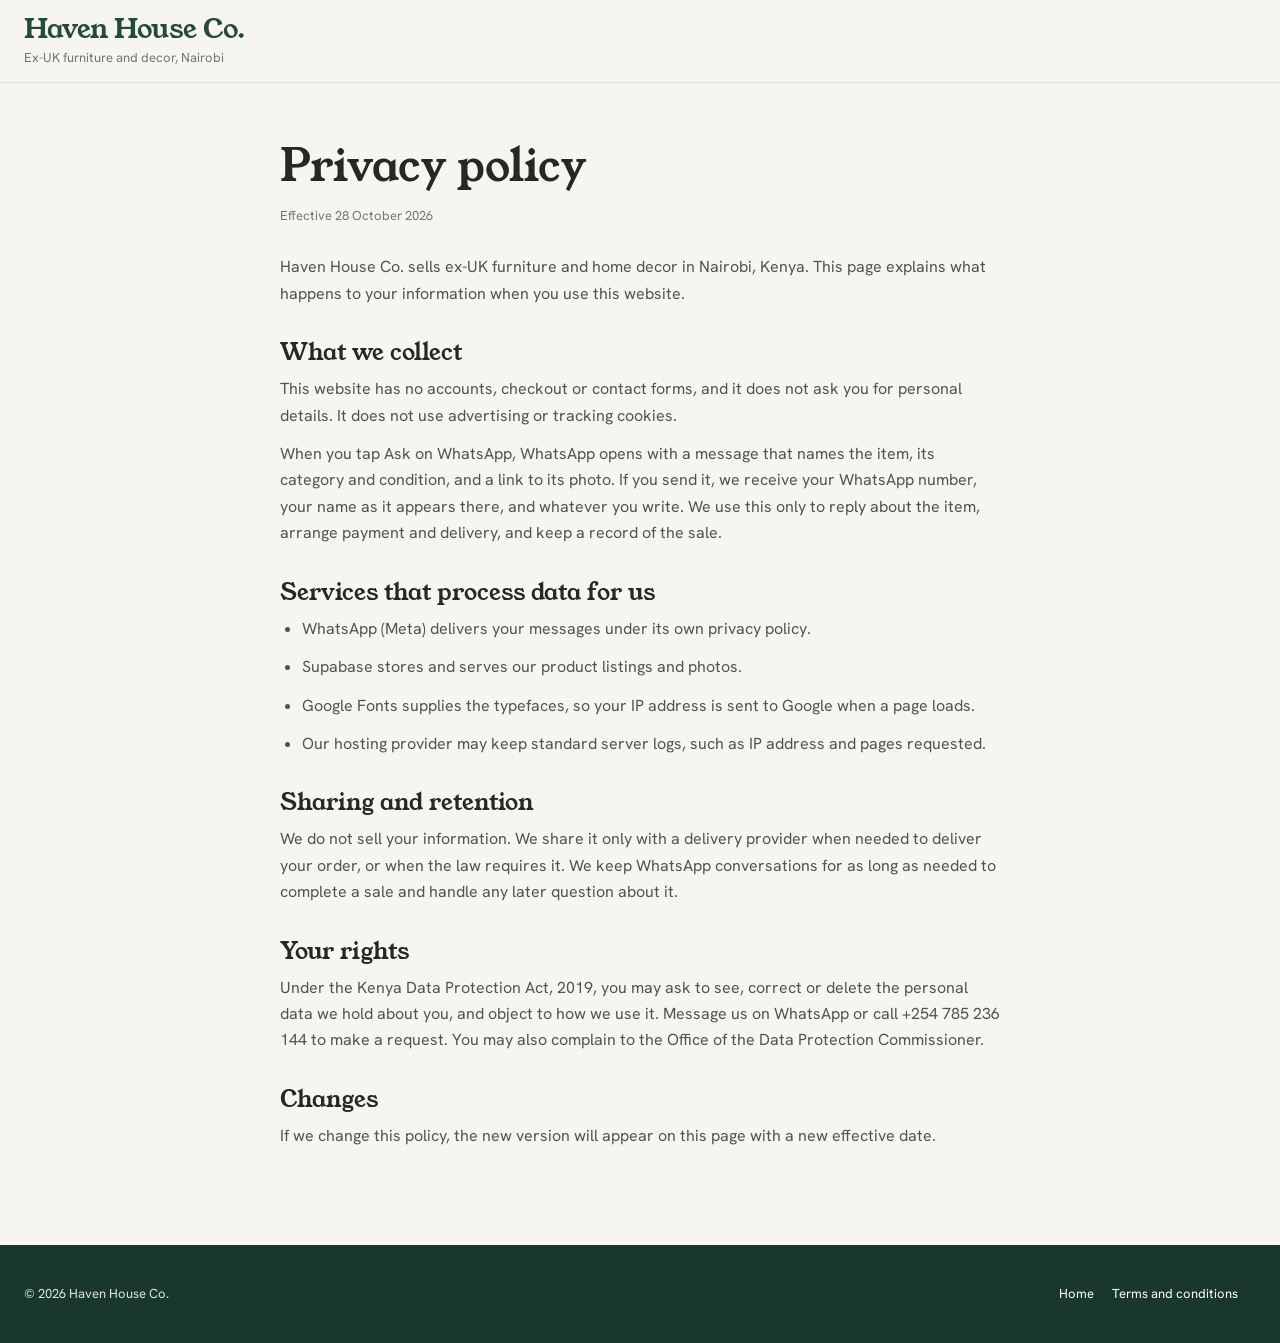
<file: privacy.html>
<!DOCTYPE html>
<html lang="en">
<head>
<meta charset="UTF-8">
<meta name="viewport" content="width=device-width, initial-scale=1">
<title>Privacy policy | Haven House Co.</title>
<link rel="icon" href="favicon.svg" type="image/svg+xml">
<link href="https://fonts.googleapis.com/css2?family=Hanken+Grotesk:wght@400;600;700&family=Young+Serif&display=swap" rel="stylesheet">
<link rel="stylesheet" href="styles.css">
</head>
<body>
<header class="site"><div class="wrap"><a class="brand" href="./">Haven House Co.<small>Ex-UK furniture and decor, Nairobi</small></a></div></header>
<main class="doc">
<h1>Privacy policy</h1>
<p class="date">Effective 28 October 2026</p>
<p>Haven House Co. sells ex-UK furniture and home decor in Nairobi, Kenya. This page explains what happens to your information when you use this website.</p>
<h2>What we collect</h2>
<p>This website has no accounts, checkout or contact forms, and it does not ask you for personal details. It does not use advertising or tracking cookies.</p>
<p>When you tap Ask on WhatsApp, WhatsApp opens with a message that names the item, its category and condition, and a link to its photo. If you send it, we receive your WhatsApp number, your name as it appears there, and whatever you write. We use this only to reply about the item, arrange payment and delivery, and keep a record of the sale.</p>
<h2>Services that process data for us</h2>
<ul>
<li>WhatsApp (Meta) delivers your messages under its own privacy policy.</li>
<li>Supabase stores and serves our product listings and photos.</li>
<li>Google Fonts supplies the typefaces, so your IP address is sent to Google when a page loads.</li>
<li>Our hosting provider may keep standard server logs, such as IP address and pages requested.</li>
</ul>
<h2>Sharing and retention</h2>
<p>We do not sell your information. We share it only with a delivery provider when needed to deliver your order, or when the law requires it. We keep WhatsApp conversations for as long as needed to complete a sale and handle any later question about it.</p>
<h2>Your rights</h2>
<p>Under the Kenya Data Protection Act, 2019, you may ask to see, correct or delete the personal data we hold about you, and object to how we use it. Message us on WhatsApp or call +254 785 236 144 to make a request. You may also complain to the Office of the Data Protection Commissioner.</p>
<h2>Changes</h2>
<p>If we change this policy, the new version will appear on this page with a new effective date.</p>
</main>
<footer class="site"><div class="wrap"><div>&copy; 2026 Haven House Co.</div><div><a href="./">Home</a><a href="terms.html">Terms and conditions</a></div></div></footer>
</body>
</html>
</file>
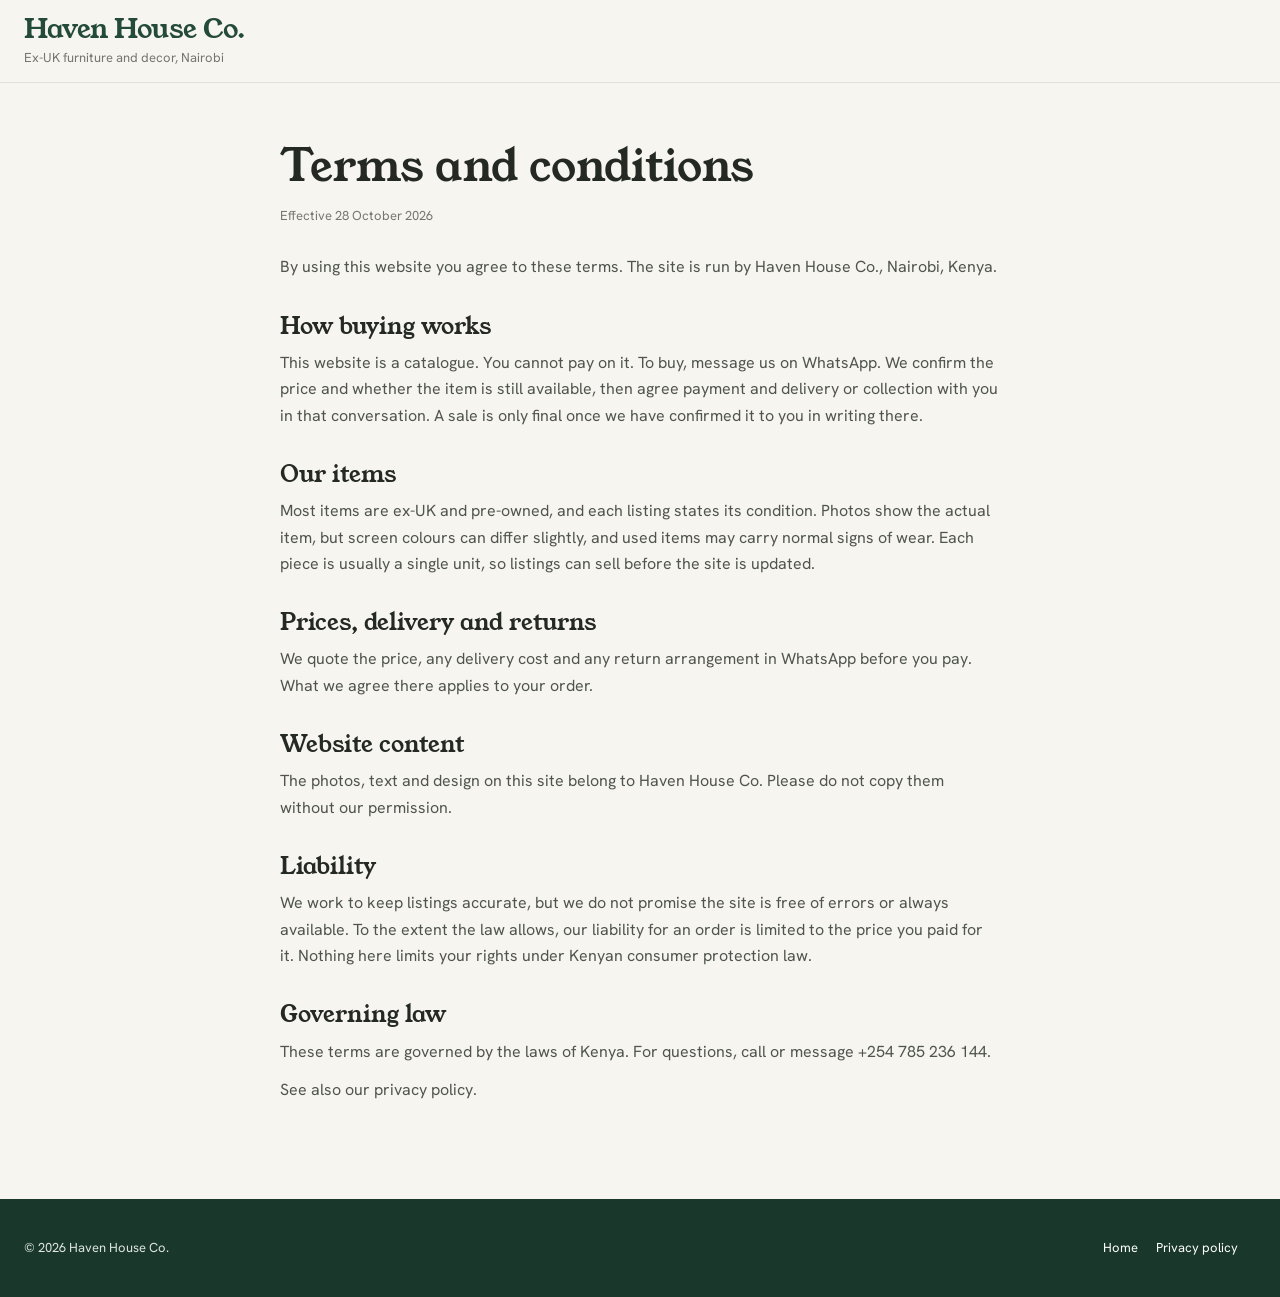
<file: terms.html>
<!DOCTYPE html>
<html lang="en">
<head>
<meta charset="UTF-8">
<meta name="viewport" content="width=device-width, initial-scale=1">
<title>Terms and conditions | Haven House Co.</title>
<link rel="icon" href="favicon.svg" type="image/svg+xml">
<link href="https://fonts.googleapis.com/css2?family=Hanken+Grotesk:wght@400;600;700&family=Young+Serif&display=swap" rel="stylesheet">
<link rel="stylesheet" href="styles.css">
</head>
<body>
<header class="site"><div class="wrap"><a class="brand" href="./">Haven House Co.<small>Ex-UK furniture and decor, Nairobi</small></a></div></header>
<main class="doc">
<h1>Terms and conditions</h1>
<p class="date">Effective 28 October 2026</p>
<p>By using this website you agree to these terms. The site is run by Haven House Co., Nairobi, Kenya.</p>
<h2>How buying works</h2>
<p>This website is a catalogue. You cannot pay on it. To buy, message us on WhatsApp. We confirm the price and whether the item is still available, then agree payment and delivery or collection with you in that conversation. A sale is only final once we have confirmed it to you in writing there.</p>
<h2>Our items</h2>
<p>Most items are ex-UK and pre-owned, and each listing states its condition. Photos show the actual item, but screen colours can differ slightly, and used items may carry normal signs of wear. Each piece is usually a single unit, so listings can sell before the site is updated.</p>
<h2>Prices, delivery and returns</h2>
<p>We quote the price, any delivery cost and any return arrangement in WhatsApp before you pay. What we agree there applies to your order.</p>
<h2>Website content</h2>
<p>The photos, text and design on this site belong to Haven House Co. Please do not copy them without our permission.</p>
<h2>Liability</h2>
<p>We work to keep listings accurate, but we do not promise the site is free of errors or always available. To the extent the law allows, our liability for an order is limited to the price you paid for it. Nothing here limits your rights under Kenyan consumer protection law.</p>
<h2>Governing law</h2>
<p>These terms are governed by the laws of Kenya. For questions, call or message +254 785 236 144.</p>
<p>See also our <a href="privacy.html">privacy policy</a>.</p>
</main>
<footer class="site"><div class="wrap"><div>&copy; 2026 Haven House Co.</div><div><a href="./">Home</a><a href="privacy.html">Privacy policy</a></div></div></footer>
</body>
</html>
</file>
<file: styles.css>
:root {
  --paper: #f7f5ef;
  --surface: #fffefa;
  --ink: #252923;
  --muted: #73776f;
  --green: #244b39;
  --green-dark: #19382b;
  --brass: #9a7746;
  --line: #e2dfd5;
  --radius: 3px;
  --content: 1240px;
}

* {
  box-sizing: border-box;
  margin: 0;
  padding: 0;
}

html {
  scroll-behavior: smooth;
  scroll-padding-top: 90px;
}

body {
  background: var(--paper);
  color: var(--ink);
  font-family: "Hanken Grotesk", Arial, sans-serif;
  font-size: 16px;
  line-height: 1.65;
  -webkit-font-smoothing: antialiased;
  overflow-wrap: break-word;
}

img {
  max-width: 100%;
}

a {
  color: inherit;
  text-decoration: none;
}

button,
input {
  font: inherit;
}

button {
  color: inherit;
}

:focus-visible {
  outline: 2px solid var(--brass);
  outline-offset: 4px;
}

h1,
h2,
h3,
.brand,
.feature b {
  font-family: "Young Serif", Georgia, serif;
  font-weight: 400;
  line-height: 1.18;
}

.wrap {
  width: min(100% - 48px, var(--content));
  margin-inline: auto;
}

/* Header */

header.site {
  position: sticky;
  top: 0;
  z-index: 20;
  background: rgba(247, 245, 239, 0.97);
  border-bottom: 1px solid var(--line);
}

header.site .wrap {
  min-height: 82px;
  display: flex;
  align-items: center;
  justify-content: space-between;
  gap: 24px;
}

.brand {
  display: inline-block;
  color: var(--green);
  font-size: 27px;
  letter-spacing: -0.5px;
}

.brand small {
  display: block;
  margin-top: 2px;
  color: var(--muted);
  font-family: "Hanken Grotesk", Arial, sans-serif;
  font-size: 13px;
  line-height: 1.5;
  letter-spacing: 0;
}

/* Buttons */

.btn {
  min-height: 46px;
  display: inline-flex;
  align-items: center;
  justify-content: center;
  padding: 11px 21px;
  border: 1px solid var(--green);
  border-radius: var(--radius);
  background: var(--green);
  color: white;
  font-size: 14px;
  font-weight: 600;
  text-align: center;
  cursor: pointer;
  transition:
    background 180ms ease,
    color 180ms ease,
    border-color 180ms ease;
}

.btn:hover {
  background: var(--green-dark);
  border-color: var(--green-dark);
}

.btn:disabled {
  opacity: 0.55;
  cursor: wait;
}

.btn.plain {
  background: transparent;
  color: var(--green);
}

.btn.plain:hover {
  background: #eaece5;
}

/* Landing hero */

.hero {
  display: grid;
  grid-template-columns: minmax(0, 1fr) minmax(0, 0.95fr);
  align-items: center;
  gap: clamp(32px, 5vw, 76px);
  padding-block: 64px 76px;
}

.hero h1 {
  max-width: 620px;
  margin-bottom: 22px;
  font-size: clamp(40px, 5.2vw, 68px);
  letter-spacing: -1.6px;
  text-wrap: balance;
}

.hero p {
  max-width: 440px;
  margin-bottom: 28px;
  color: var(--muted);
  font-size: 17px;
  line-height: 1.85;
  text-wrap: pretty;
}

.hero .btn {
  min-width: 180px;
}

/* Featured furniture photography */

.mosaic {
  display: grid;
  grid-template-columns: 1.7fr 1fr;
  grid-template-rows: repeat(2, minmax(0, 1fr));
  gap: 10px;
  aspect-ratio: 1.12;
  min-width: 0;
}

.mosaic.solo {
  grid-template-columns: 1fr;
  grid-template-rows: 1fr;
  aspect-ratio: 0.86;
}

.mosaic .pic {
  display: block;
  min-width: 0;
  min-height: 0;
  height: 100%;
  overflow: hidden;
  padding: 0;
  border: 0;
  border-radius: var(--radius);
  background: #e8e4da;
  cursor: zoom-in;
}

.mosaic .big {
  grid-row: 1 / 3;
}

.mosaic img {
  display: block;
  width: 100%;
  height: 100%;
  object-fit: cover;
  transition: transform 350ms ease;
}

.mosaic .pic:hover img {
  transform: scale(1.025);
}

.feature {
  min-width: 0;
  margin: 0;
}

.feature .pic {
  display: block;
  width: 100%;
  overflow: hidden;
  padding: 0;
  border: 0;
  border-radius: var(--radius);
  background: #e8e4da;
  cursor: zoom-in;
}

.feature img {
  display: block;
  width: 100%;
  aspect-ratio: 4 / 5;
  object-fit: cover;
  transition: transform 350ms ease;
}

.feature .pic:hover img {
  transform: scale(1.025);
}

.feature figcaption {
  display: flex;
  align-items: center;
  justify-content: space-between;
  flex-wrap: wrap;
  gap: 8px 16px;
  padding-top: 13px;
  color: var(--muted);
  font-size: 13px;
}

.feature b {
  color: var(--ink);
  font-size: 19px;
}

.ask {
  color: var(--green);
  font-size: 13px;
  font-weight: 600;
}

/* Catalogue layout */

.shop {
  display: grid;
  grid-template-columns: 220px minmax(0, 1fr);
  align-items: start;
  gap: 42px;
  padding-bottom: 88px;
  scroll-margin-top: 100px;
}

.filters {
  position: sticky;
  top: 104px;
  min-width: 0;
  align-self: start;
}

.filters input {
  width: 100%;
  min-height: 46px;
  margin-bottom: 22px;
  padding: 11px 13px;
  border: 1px solid var(--line);
  border-radius: var(--radius);
  background: var(--surface);
  color: var(--ink);
  font-size: 14px;
}

.filters input::placeholder {
  color: #898b83;
}

.filters input:focus {
  border-color: var(--green);
  outline: none;
}

.cats {
  list-style: none;
}

.cats button {
  width: 100%;
  min-height: 44px;
  display: flex;
  align-items: center;
  justify-content: space-between;
  gap: 12px;
  padding: 10px 4px;
  border: 0;
  border-bottom: 1px solid var(--line);
  background: transparent;
  color: #565c54;
  font-size: 14px;
  text-align: left;
  cursor: pointer;
  transition: color 150ms ease;
}

.cats button:hover,
.cats button[aria-pressed="true"] {
  color: var(--green);
}

.cats button[aria-pressed="true"] {
  font-weight: 700;
}

.cats span {
  color: #92938b;
  font-size: 12px;
  font-weight: 400;
}

.cats button[aria-pressed="true"] span {
  color: var(--green);
}

/* Product catalogue */

.status {
  margin-bottom: 22px;
  color: var(--muted);
  font-size: 13px;
}

.grid {
  display: grid;
  grid-template-columns: repeat(3, minmax(0, 1fr));
  align-items: start;
  gap: 38px 22px;
}

.item {
  display: flex;
  min-width: 0;
  flex-direction: column;
  border: 0;
  background: transparent;
}

.item .pic {
  display: block;
  width: 100%;
  overflow: hidden;
  padding: 0;
  border: 0;
  border-radius: var(--radius);
  background: #e8e4da;
  cursor: zoom-in;
}

.item img {
  display: block;
  width: 100%;
  aspect-ratio: 4 / 5;
  object-fit: cover;
  transition: transform 350ms ease;
}

.item .pic:hover img {
  transform: scale(1.025);
}

.item div {
  flex: 1;
  padding: 13px 0 4px;
}

.item h3 {
  margin-bottom: 5px;
  font-size: 18px;
}

.item p {
  color: var(--muted);
  font-size: 13px;
  line-height: 1.7;
}

.item .ask {
  align-self: flex-start;
  display: inline-block;
  margin-top: 7px;
  padding-block: 5px;
  border-bottom: 1px solid #b8c3b9;
  transition: border-color 150ms ease;
}

.item .ask:hover {
  border-color: var(--green);
}

.msg {
  grid-column: 1 / -1;
  padding: 32px 20px;
  border: 1px solid var(--line);
  color: var(--muted);
  font-size: 14px;
  text-align: center;
}

/* Product detail dialog */

dialog {
  width: min(940px, calc(100% - 40px));
  max-width: none;
  max-height: 90dvh;
  margin: auto;
  overflow: auto;
  border: 1px solid var(--line);
  border-radius: var(--radius);
  background: var(--paper);
  color: var(--ink);
}

dialog::backdrop {
  background: rgba(24, 31, 26, 0.68);
}

.dlg {
  display: grid;
  grid-template-columns: 1.15fr 0.85fr;
  min-width: 0;
}

.dlg img {
  display: block;
  width: 100%;
  height: 100%;
  min-height: 400px;
  max-height: 78dvh;
  object-fit: cover;
  background: #e8e4da;
}

.dlg .info {
  display: flex;
  flex-direction: column;
  align-items: flex-start;
  gap: 15px;
  padding: clamp(22px, 4vw, 40px);
}

.dlg h2 {
  font-size: clamp(24px, 3vw, 34px);
}

.dlg .meta {
  color: var(--muted);
  font-size: 14px;
}

.dlg .acts,
.dlg .nav {
  display: flex;
  flex-wrap: wrap;
  gap: 10px;
}

.dlg .acts {
  margin-top: auto;
  padding-top: 24px;
}

/* Footer */

footer.site {
  padding-block: 38px;
  background: var(--green-dark);
  color: #e0e6df;
  font-size: 13px;
}

footer.site .wrap {
  display: flex;
  flex-wrap: wrap;
  align-items: center;
  justify-content: space-between;
  gap: 20px;
}

footer.site a {
  display: inline-block;
  margin-right: 18px;
  color: white;
}

footer.site a:hover {
  text-decoration: underline;
  text-underline-offset: 4px;
}

/* Policy and information pages */

.doc {
  width: min(100% - 48px, 720px);
  margin-inline: auto;
  padding-block: 58px 84px;
}

.doc h1 {
  margin-bottom: 12px;
  font-size: clamp(32px, 5vw, 44px);
}

.doc h2 {
  margin-block: 32px 10px;
  font-size: 23px;
}

.doc p,
.doc li {
  margin-bottom: 12px;
  color: #4f554e;
}

.doc ul {
  padding-left: 22px;
}

.doc .date {
  margin-bottom: 28px;
  color: var(--muted);
  font-size: 13px;
}

/* Tablet */

@media (max-width: 1000px) {
  .hero {
    gap: 32px;
    padding-block: 48px 60px;
  }

  .hero h1 {
    font-size: clamp(38px, 5vw, 54px);
  }

  .shop {
    grid-template-columns: 190px minmax(0, 1fr);
    gap: 28px;
  }

  .grid {
    grid-template-columns: repeat(2, minmax(0, 1fr));
    gap: 30px 18px;
  }
}

/* Mobile */

@media (max-width: 760px) {
  .wrap {
    width: calc(100% - 32px);
  }

  header.site .wrap {
    min-height: 72px;
    gap: 12px;
  }

  .brand {
    font-size: 21px;
    letter-spacing: -0.4px;
  }

  .brand small {
    font-size: 11px;
  }

  .btn {
    min-height: 44px;
    padding: 10px 14px;
  }

  header.site .btn {
    flex-shrink: 0;
    font-size: 12px;
  }

  .hero {
    grid-template-columns: minmax(0, 1fr);
    gap: 28px;
    padding-block: 36px 42px;
  }

  .hero h1 {
    max-width: 520px;
    margin-bottom: 16px;
    font-size: clamp(36px, 8.5vw, 48px);
    letter-spacing: -0.9px;
  }

  .hero p {
    margin-bottom: 22px;
    font-size: 15px;
    line-height: 1.8;
  }

  .hero > div:first-child .btn {
    width: 100%;
  }

  .mosaic {
    gap: 7px;
    aspect-ratio: 1.08;
  }

  .feature figcaption {
    gap: 6px 12px;
  }

  .feature b {
    font-size: 17px;
  }

  .shop {
    grid-template-columns: minmax(0, 1fr);
    gap: 22px;
    padding-bottom: 56px;
    scroll-margin-top: 84px;
  }

  .filters {
    position: static;
  }

  .filters input {
    margin-bottom: 12px;
  }

  .cats {
    display: flex;
    gap: 8px;
    overflow-x: auto;
    padding: 0 0 8px;
    scrollbar-width: thin;
    overscroll-behavior-x: contain;
  }

  .cats button {
    width: auto;
    min-height: 42px;
    flex: 0 0 auto;
    justify-content: center;
    padding: 8px 13px;
    border: 1px solid var(--line);
    border-radius: 2px;
    white-space: nowrap;
  }

  .cats button[aria-pressed="true"] {
    border-color: var(--green);
    background: var(--green);
    color: white;
  }

  .cats button[aria-pressed="true"] span {
    color: #e0e6df;
  }

  .status {
    margin-bottom: 16px;
  }

  .grid {
    grid-template-columns: repeat(2, minmax(0, 1fr));
    gap: 26px 13px;
  }

  .item h3 {
    font-size: 16px;
  }

  .item p {
    font-size: 12px;
  }

  .item .ask {
    font-size: 12px;
  }

  dialog {
    width: 100%;
    height: 100dvh;
    max-height: 100dvh;
    margin: 0;
    border: 0;
    border-radius: 0;
  }

  .dlg {
    min-height: 100%;
    grid-template-columns: minmax(0, 1fr);
    align-content: start;
  }

  .dlg img {
    height: auto;
    min-height: 0;
    max-height: none;
    aspect-ratio: 4 / 3;
  }

  .dlg .info {
    min-height: 260px;
    padding: 24px 20px;
  }

  .dlg .acts {
    margin-top: auto;
  }

  .dlg .acts .btn,
  .dlg .nav .btn {
    flex: 1;
  }

  .doc {
    width: calc(100% - 36px);
    padding-block: 38px 60px;
  }

  footer.site .wrap {
    align-items: flex-start;
    flex-direction: column;
  }
}

/* Small phones */

@media (max-width: 360px) {
  .wrap {
    width: calc(100% - 24px);
  }

  .brand {
    font-size: 18px;
  }

  .brand small {
    max-width: 175px;
  }

  header.site .btn {
    padding-inline: 10px;
  }

  .hero h1 {
    font-size: 34px;
  }

  .grid {
    gap: 22px 10px;
  }

  .item h3 {
    font-size: 15px;
  }
}

/* Respect reduced motion preferences */

@media (prefers-reduced-motion: reduce) {
  *,
  *::before,
  *::after {
    scroll-behavior: auto !important;
    transition-duration: 0.01ms !important;
    animation-duration: 0.01ms !important;
    animation-iteration-count: 1 !important;
  }
}
</file>
